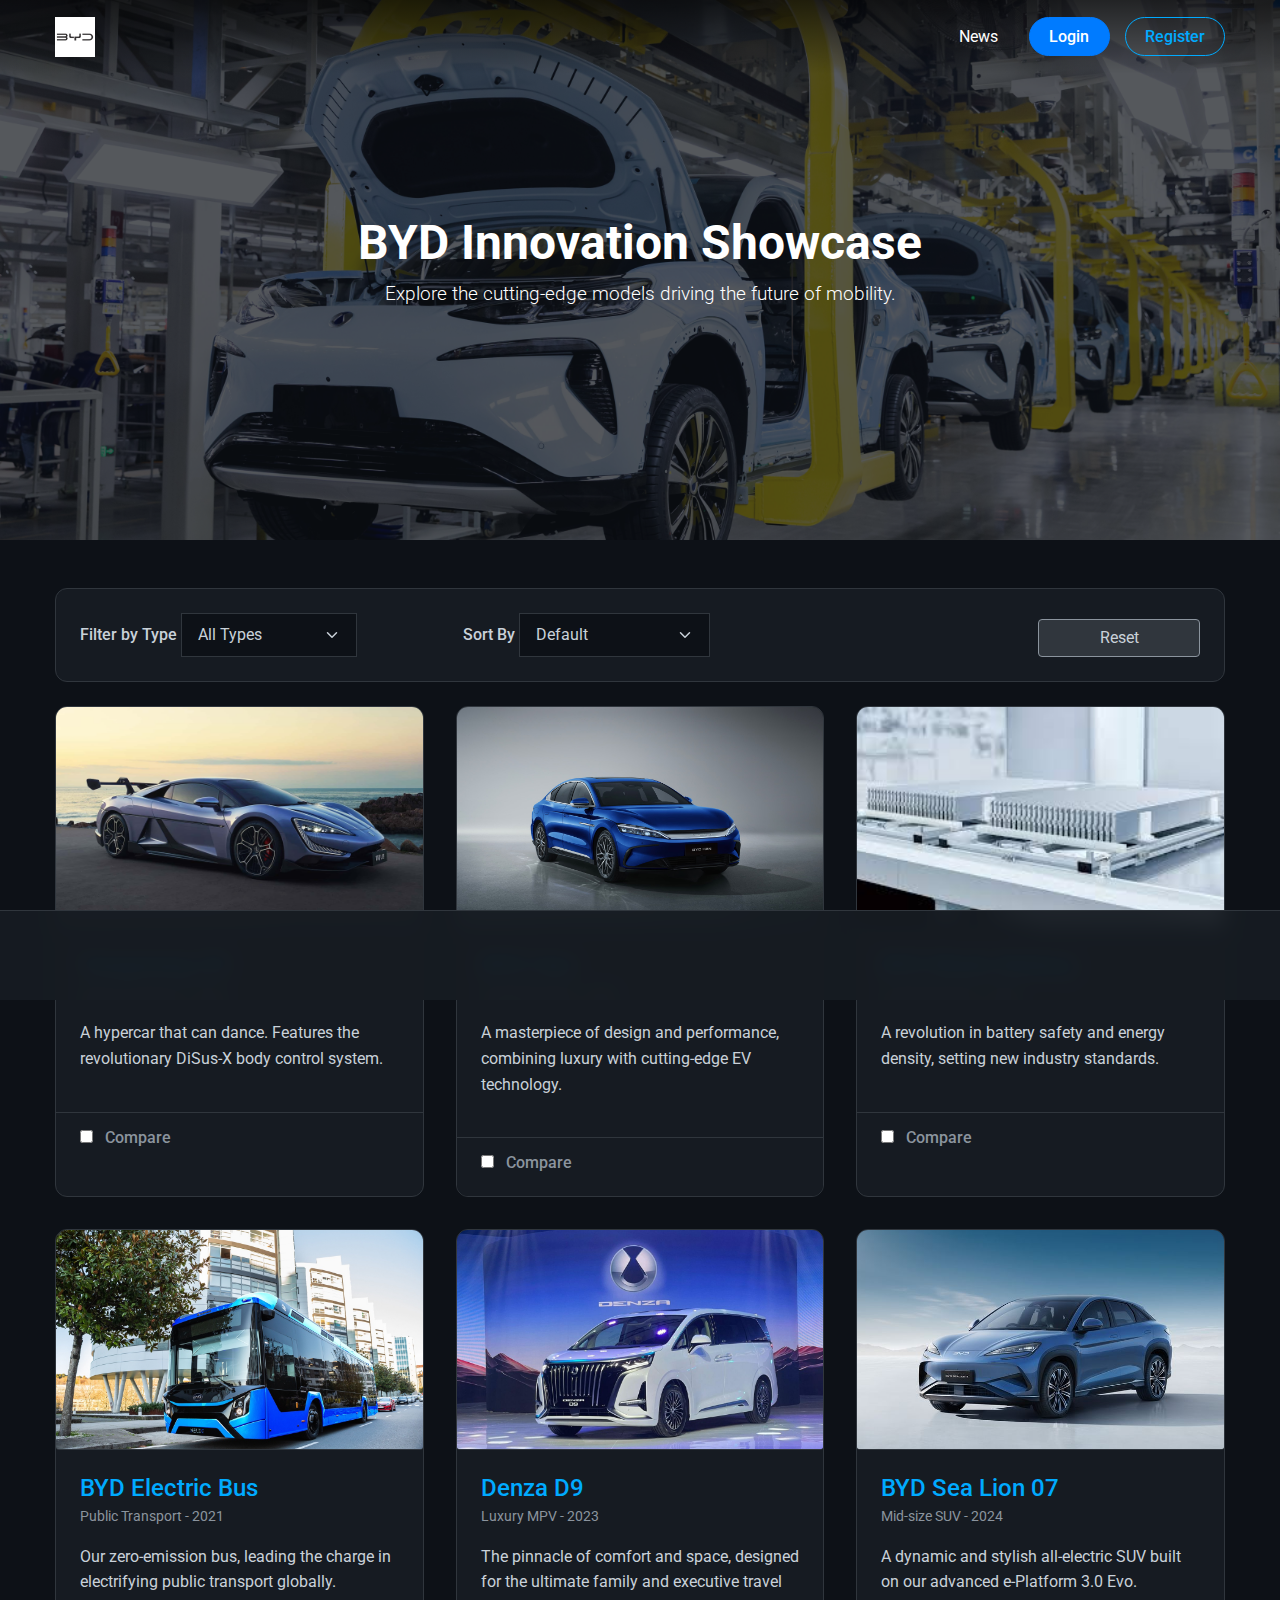
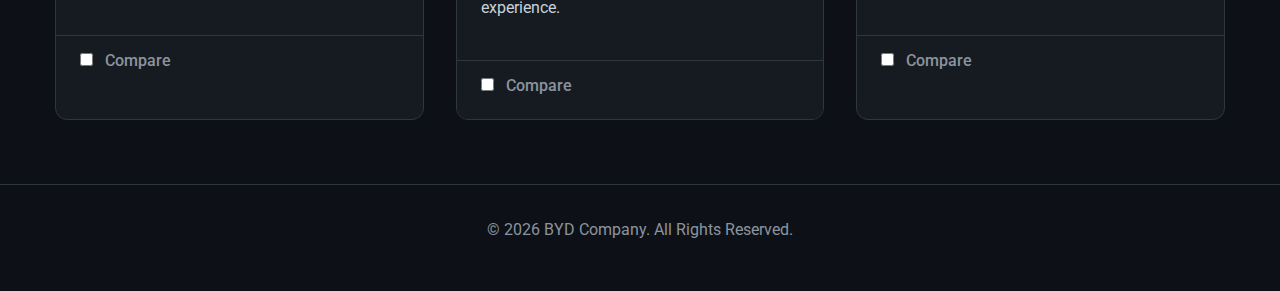
<file: index.html>
<!DOCTYPE html>
<html lang="en">
<head>
    <meta charset="UTF-8">
    <meta name="viewport" content="width=device-width, initial-scale=1.0">
    <title>BYD Showcase</title>
    <link rel="stylesheet" href="css/bootstrap.min.css">
    <link rel="stylesheet" href="fontawesome/css/fontawesome-all.min.css">
    <link rel="stylesheet" href="css/style.css">
</head>
<body>

    <header>
        <div class="container header-content">
            <div class="logo">
                <img src="img/byd-logo.png" alt="BYD Logo">
            </div>
            <nav id="main-nav">
                <!-- Nav items will be generated by JS -->
            </nav>
        </div>
    </header>

    <section class="hero">
        <div class="hero-content">
            <h1>BYD Innovation Showcase</h1>
            <p>Explore the cutting-edge models driving the future of mobility.</p>
        </div>
    </section>

    <main class="container">
    
        <section class="filter-controls-container mb-4">
            <div class="row align-items-end">
                <!-- Adjusted columns to make space for the new button -->
                <div class="col-md-4">
                    <label for="filter-type" class="form-label">Filter by Type</label>
                    <select id="filter-type" class="form-select">
                        <option value="all" selected>All Types</option>
                        <!-- Options will be generated by JS -->
                    </select>
                </div>
                <div class="col-md-4">
                    <label for="sort-by" class="form-label">Sort By</label>
                    <select id="sort-by" class="form-select">
                        <option value="default" selected>Default</option>
                        <option value="name-asc">Name (A-Z)</option>
                        <option value="year-desc">Year (Newest First)</option>
                        <option value="year-asc">Year (Oldest First)</option>
                    </select>
                </div>
                <!-- NEW: "My Favorites" button for logged-in users -->
                <div class="col-md-2 d-grid">
                    <button id="show-favorites-btn" class="btn btn-info" style="display: none;">My Favorites</button>
                </div>
                <div class="col-md-2 d-grid">
                    <button id="reset-filters-btn" class="btn btn-secondary">Reset</button>
                </div>
            </div>
        </section>
    
        <div id="main-car-grid" class="car-grid">
            <!-- Car models will be loaded here by JavaScript -->
        </div>
    </main>
    
    <!-- ======================================================= -->
    <!-- NEW: CAR DETAIL & COMMENTS MODAL                        -->
    <!-- This is the pop-up window that will be shown.         -->
    <!-- ======================================================= -->
    <div class="modal fade" id="carDetailModal" tabindex="-1" aria-labelledby="carDetailModalLabel" aria-hidden="true">
        <div class="modal-dialog modal-lg modal-dialog-centered">
            <div class="modal-content">
                <div class="modal-header">
                    <h5 class="modal-title" id="carDetailModalLabel">Car Details</h5>
                    <button type="button" class="btn-close" data-bs-dismiss="modal" aria-label="Close"></button>
                </div>
                <div class="modal-body">
                    <!-- Car details will be dynamically injected here by JS -->
                    <div id="modal-car-content"></div>

                    <hr>

                    <!-- Comments Section -->
                    <h4>Comments</h4>
                    <div id="modal-comments-list" class="mb-3">
                        <!-- Comments will be listed here -->
                        <p>No comments yet. Be the first to share your thoughts!</p>
                    </div>

                    <!-- Add Comment Form (only for logged-in users) -->
                    <div id="modal-comment-form-container">
                        <!-- The form will be injected here if the user is logged in -->
                    </div>
                </div>
            </div>
        </div>
    </div>
    <div id="compare-bar-container"></div>



    <footer>
        <p>© <span id="current-year"></span> BYD Company. All Rights Reserved.</p>
    </footer>

    <!-- Make sure to include Bootstrap's JS for the modal to work -->
    <!-- If you don't have it, add this line BEFORE your app.js script tag -->
    <script src="https://cdn.jsdelivr.net/npm/bootstrap@5.1.3/dist/js/bootstrap.bundle.min.js"></script>
    <script src="js/app.js"></script>
</body>
<html></html>
</file>
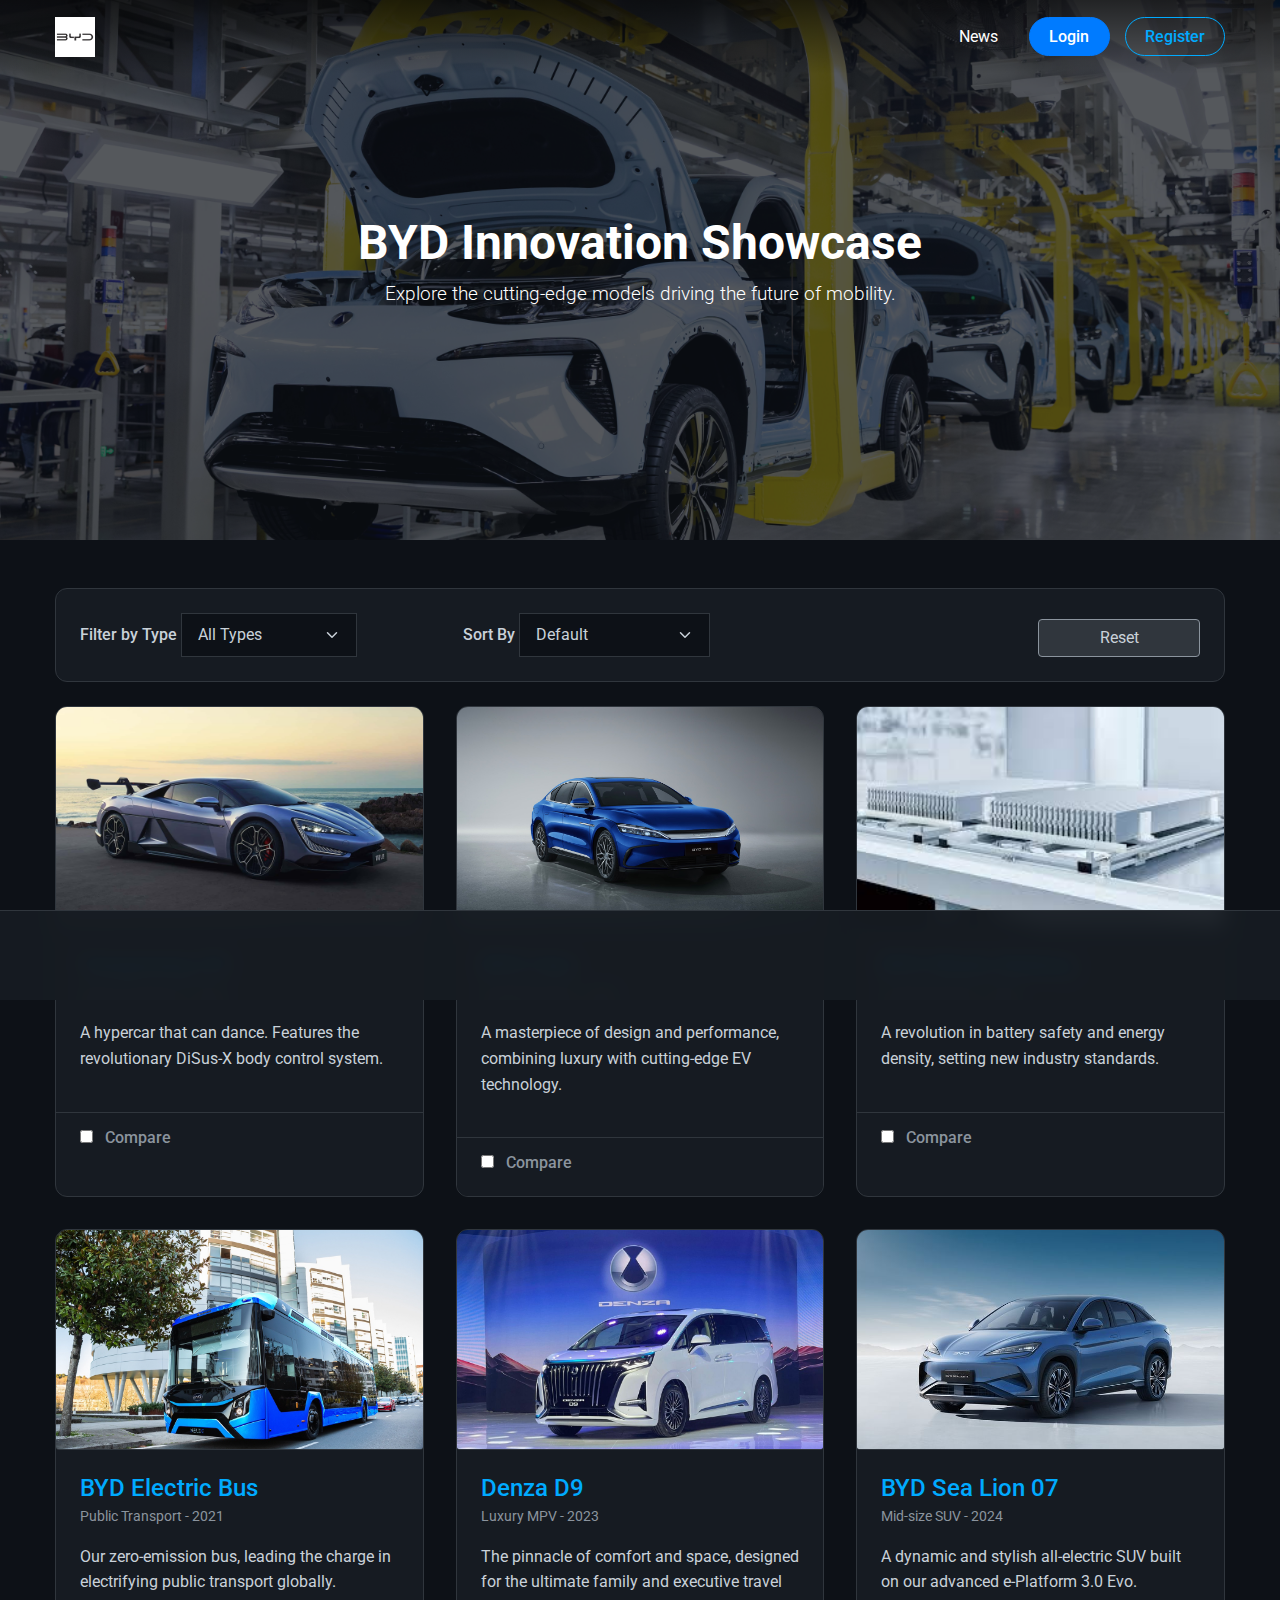
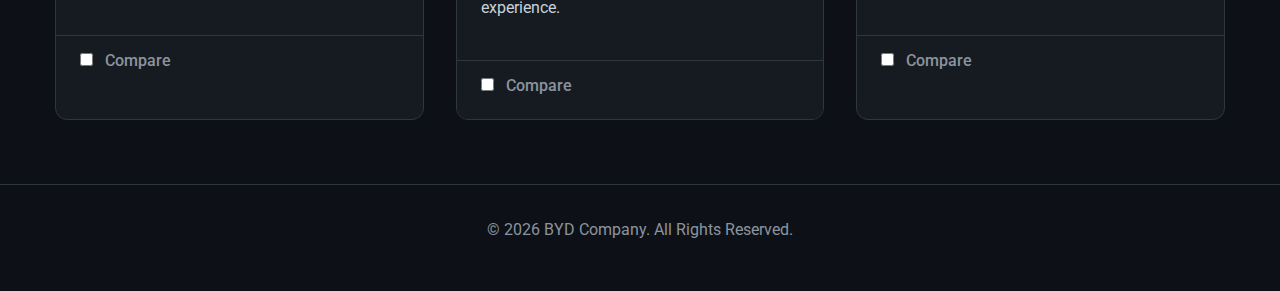
<file: admin.html>
<!DOCTYPE html>
<html lang="en">
<head>
    <meta charset="UTF-8">
    <meta name="viewport" content="width=device-width, initial-scale=1.0">
    <title>BYD Admin Dashboard</title>
    <link rel="stylesheet" href="css/bootstrap.min.css">
    <link rel="stylesheet" href="fontawesome/css/fontawesome-all.min.css">
    <!-- CONFIRMED CORRECT PATH -->
    <link rel="stylesheet" href="css/admin-style.css">
</head>
<body>

    <div class="admin-wrapper">
        <!-- ===== Sidebar ===== -->
        <aside class="sidebar">
            <div class="sidebar-logo">
                <img src="img/byd-logo.png" alt="BYD Logo">
                <span>BYD Admin</span>
            </div>

            <div class="sidebar-user">
                <img src="img/admin.png" alt="User Avatar" class="avatar">
                <div class="user-info">
                    <span class="username">Admin</span>
                    <span class="status">Online</span>
                </div>
            </div>

            <nav class="sidebar-nav">
                <p class="nav-heading">General</p>
                <ul>
                    <li><a href="#" class="active"><i class="fas fa-tachometer-alt"></i> Dashboard</a></li>
                    <li><a href="index.html"><i class="fas fa-globe"></i> View Public Site</a></li>
                </ul>
            </nav>
        </aside>

        <!-- ===== Main Content ===== -->
        <div class="main-content">
            <header class="main-header">
                <div class="header-title">
                    <h2>Dashboard</h2>
                </div>
                <div class="header-user-profile">
                    <div class="dropdown">
                         <button class="btn dropdown-toggle" type="button" id="userDropdown">
                             <img src="img/admin.png" alt="User Avatar" class="avatar-sm">
                             <span class="username">Admin</span>
                         </button>
                         <div class="dropdown-menu" id="user-menu">
                            <button id="logout-btn" class="dropdown-item">Logout</button>
                         </div>
                    </div>
                </div>
            </header>

            <main class="content-body">
                <!-- Add/Edit Form Card -->
                <div class="content-card">
                    <h3 id="form-title">Add New Car Model</h3>
                    <form id="car-form">
                        <input type="hidden" id="car-id">
                        <div class="row">
                            <div class="col-md-6">
                                <div class="form-group">
                                    <label for="car-name">Model Name</label>
                                    <input type="text" id="car-name" class="form-control" required>
                                </div>
                            </div>
                            <div class="col-md-6">
                                <div class="form-group">
                                    <label for="car-type">Vehicle Type (e.g., Sedan, SUV)</label>
                                    <input type="text" id="car-type" class="form-control" required>
                                </div>
                            </div>
                        </div>
                        <div class="row">
                             <div class="col-md-6">
                                <div class="form-group">
                                    <label for="car-year">Year</label>
                                    <input type="number" id="car-year" class="form-control" required>
                                </div>
                            </div>
                            <div class="col-md-6">
                                <div class="form-group">
                                    <label for="car-image">Image URL (e.g., img/car1.jpg)</label>
                                    <input type="text" id="car-image" class="form-control" required>
                                </div>
                            </div>
                        </div>
                        <div class="form-group">
                            <label for="car-description">Description</label>
                            <textarea id="car-description" class="form-control" rows="3" required></textarea>
                        </div>
                        <div class="form-buttons">
                            <button type="submit" class="btn btn-primary">Save Model</button>
                            <button type="button" id="cancel-edit-btn" class="btn btn-secondary" style="display: none;">Cancel Edit</button>
                        </div>
                    </form>
                </div>

                <!-- Management Table Card -->
                <div class="content-card">
                    <h3>Manage Existing Models</h3>
                    <div class="table-responsive">
                        <table class="table table-hover">
                            <thead>
                                <tr>
                                    <th>Image</th>
                                    <th>Model Name</th>
                                    <th>Year</th>
                                    <th>Actions</th>
                                </tr>
                            </thead>
                            <tbody id="admin-car-table-body">
                                <!-- Rows will be generated by JavaScript -->
                            </tbody>
                        </table>
                    </div>
                </div>
                <!-- NEW: News Management Section -->
                <div class="content-card">
                    <h3 id="news-section-title">Manage News Articles</h3>
                    <div class="table-responsive">
                        <table class="table table-hover">
                            <thead>
                                <tr>
                                    <th>Title</th>
                                    <th>Date</th>
                                    <th>Actions</th>
                                </tr>
                            </thead>
                            <tbody id="admin-news-table-body">
                                <!-- News rows will be generated by JS -->
                            </tbody>
                        </table>
                    </div>
                </div>

                <div class="content-card">
                    <h3 id="news-form-title">Add New Article</h3>
                    <form id="news-form">
                        <input type="hidden" id="news-id">
                        <div class="form-group">
                            <label for="news-title">Article Title</label>
                            <input type="text" id="news-title" class="form-control" required>
                        </div>
                        <div class="row mt-3">
                            <div class="col-md-6">
                                <div class="form-group">
                                    <label for="news-image">Image URL</label>
                                    <input type="text" id="news-image" class="form-control" required>
                                </div>
                            </div>
                            <div class="col-md-6">
                                <div class="form-group">
                                    <label for="news-author">Author</label>
                                    <input type="text" id="news-author" class="form-control" required>
                                </div>
                            </div>
                        </div>
                        <div class="form-group mt-3">
                            <label for="news-content">Content</label>
                            <textarea id="news-content" class="form-control" rows="6" required></textarea>
                        </div>
                        <div class="form-buttons mt-3">
                            <button type="submit" class="btn btn-primary">Save Article</button>
                            <button type="button" id="cancel-news-edit-btn" class="btn btn-secondary" style="display: none;">Cancel Edit</button>
                        </div>
                    </form>
                </div>
            </main>
        </div>
    </div>

    <script src="js/app.js"></script>
</body>
</html>
</file>
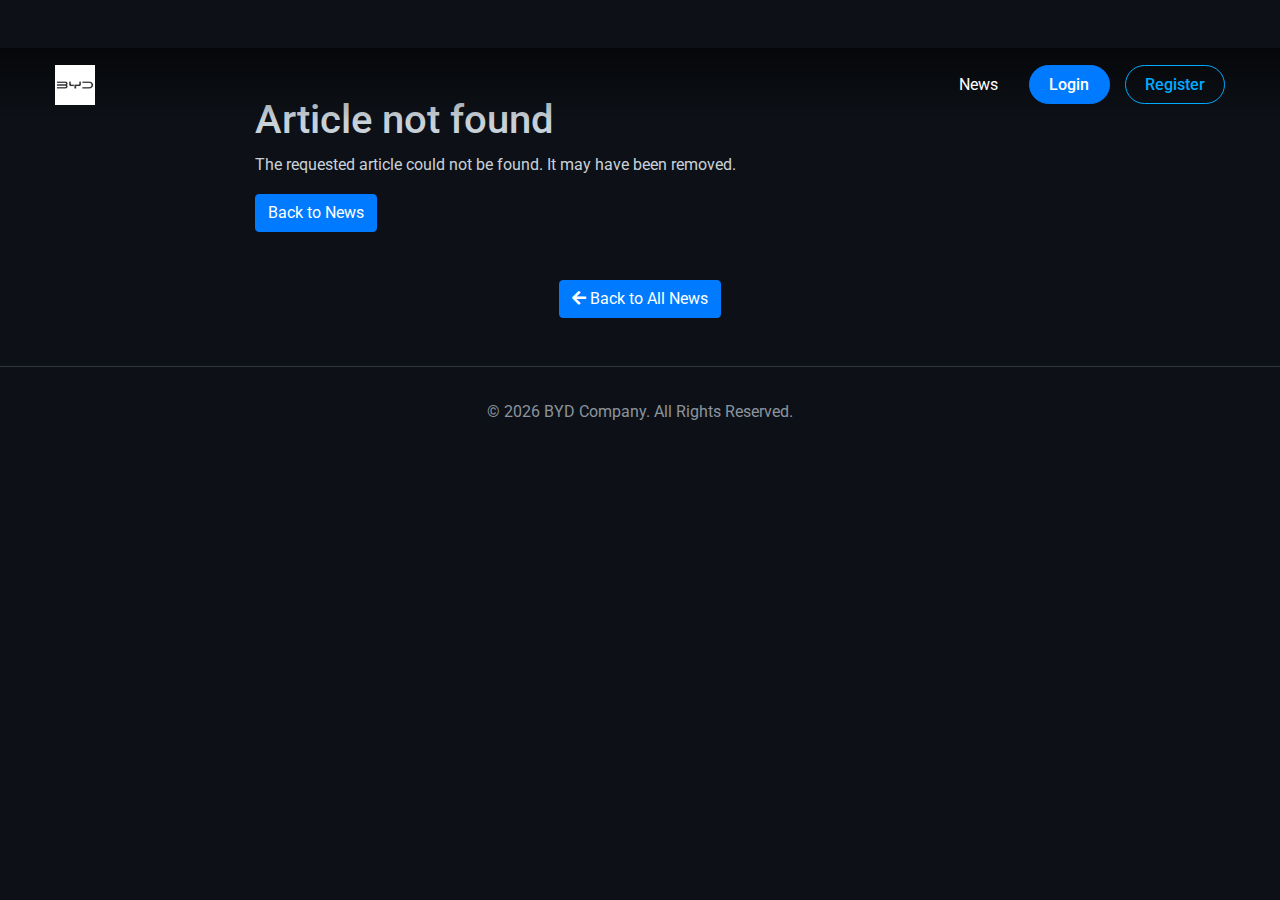
<file: article.html>
<!DOCTYPE html>
<html lang="en">
<head>
    <meta charset="UTF-8">
    <meta name="viewport" content="width=device-width, initial-scale=1.0">
    <title>BYD Showcase</title>
    <link rel="stylesheet" href="css/bootstrap.min.css">
    <link rel="stylesheet" href="fontawesome/css/fontawesome-all.min.css">
    <link rel="stylesheet" href="css/style.css">
</head>
<body class="article-page-wrapper">

    <header>
        <div class="container header-content">
            <div class="logo">
                <a href="index.html"><img src="img/byd-logo.png" alt="BYD Logo"></a>
            </div>
            <nav id="main-nav">
                <!-- Nav items will be generated by JS -->
            </nav>
        </div>
    </header>

    <main class="container mt-5">
        <div class="row justify-content-center">
            <div class="col-lg-8">
                <div id="article-content">
                    <!-- Full article content will be injected here by JS -->
                </div>
                <div class="mt-5 text-center">
                    <a href="news.html" class="btn btn-primary">
                        <i class="fas fa-arrow-left me-2"></i>
                        Back to All News
                    </a>
                </div>
            </div>
        </div>
    </main>
    
    <footer class="mt-5">
        <p>© <span id="current-year"></span> BYD Company. All Rights Reserved.</p>
    </footer>

    <script src="https://cdn.jsdelivr.net/npm/bootstrap@5.1.3/dist/js/bootstrap.bundle.min.js"></script>
    <script src="js/app.js"></script>
</body>
</html>
</file>
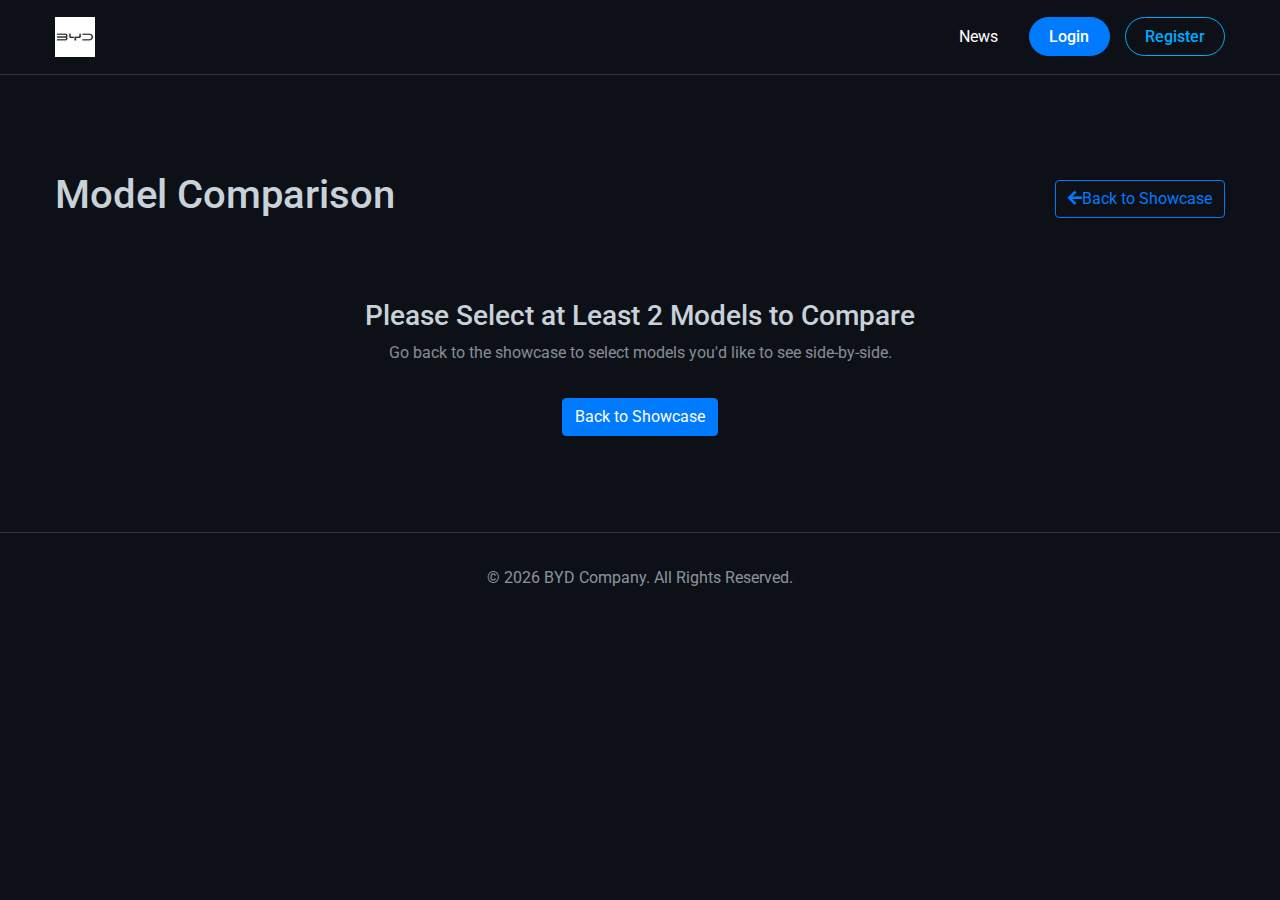
<file: compare.html>
<!DOCTYPE html>
<html lang="en">
<head>
    <meta charset="UTF-8">
    <meta name="viewport" content="width=device-width, initial-scale=1.0">
    <title>Compare Models - BYD Showcase</title>
    <link rel="stylesheet" href="css/bootstrap.min.css">
    <link rel="stylesheet" href="fontawesome/css/fontawesome-all.min.css">
    <link rel="stylesheet" href="css/style.css">
</head>
<!-- MODIFIED: Added a class for page-specific styling -->
<body class="page-compare">

    <header>
        <div class="container header-content">
            <div class="logo">
                <a href="index.html"><img src="img/byd-logo.png" alt="BYD Logo"></a>
            </div>
            <nav id="main-nav">
                <!-- Nav items will be generated by JS -->
            </nav>
        </div>
    </header>

    <main class="container mt-5">
        <div class="d-flex justify-content-between align-items-center mb-4">
            <h1>Model Comparison</h1>
            <a href="index.html" class="btn btn-outline-primary"><i class="fas fa-arrow-left me-2"></i>Back to Showcase</a>
        </div>
        
        <div id="comparison-table-container">
            <!-- The comparison table will be generated by JS -->
            <p>Loading comparison...</p>
        </div>

        <div class="text-center mt-4">
             <button id="clear-comparison-btn" class="btn btn-danger">Clear Comparison</button>
        </div>
    </main>
    
    <footer class="mt-5">
        <p>© <span id="current-year"></span> BYD Company. All Rights Reserved.</p>
    </footer>

    <script src="https://cdn.jsdelivr.net/npm/bootstrap@5.1.3/dist/js/bootstrap.bundle.min.js"></script>
    <script src="js/app.js"></script>
</body>
</html>
</file>
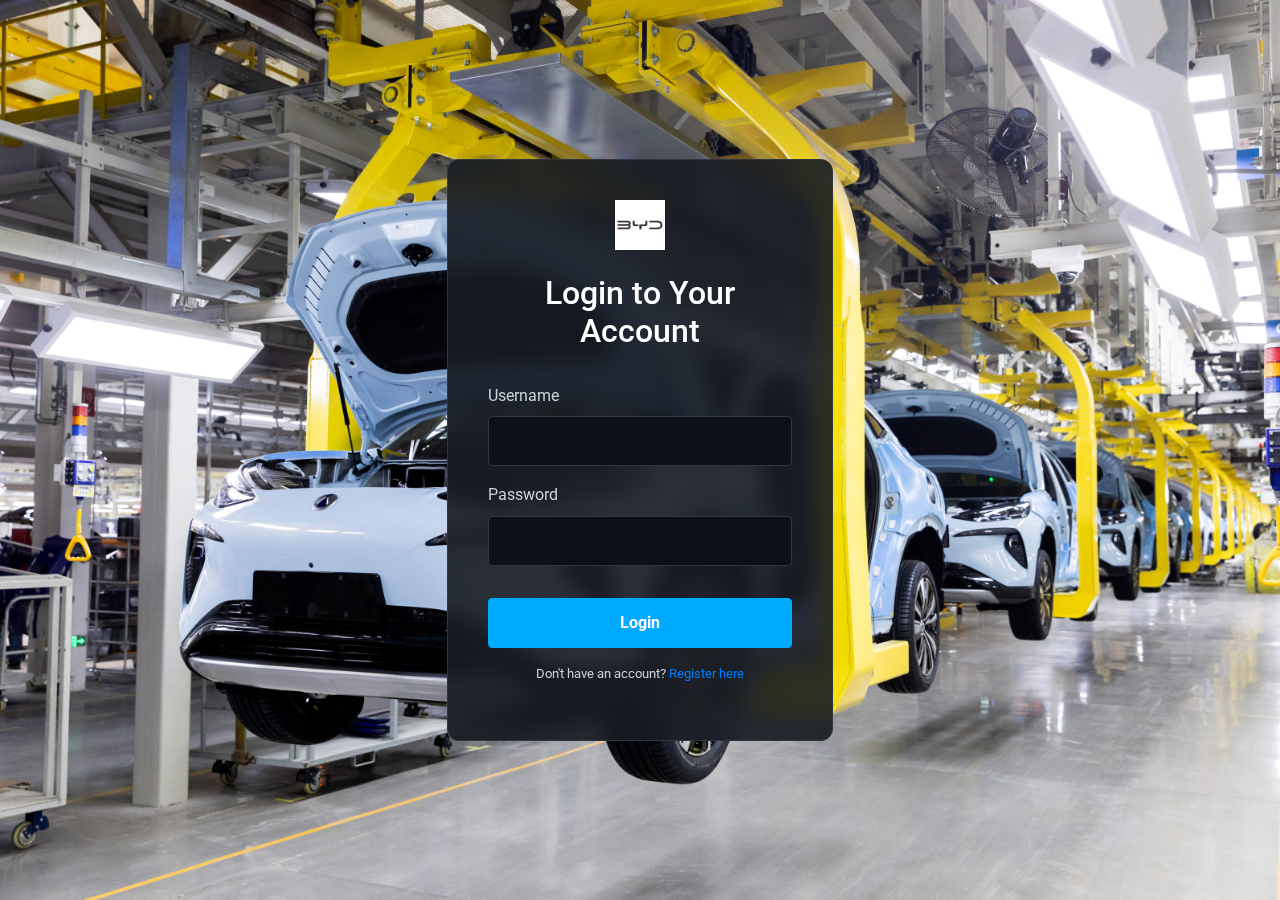
<file: login.html>
<!DOCTYPE html>
<html lang="en">
<head>
    <meta charset="UTF-8">
    <meta name="viewport" content="width=device-width, initial-scale=1.0">
    <title>Login - BYD Showcase</title>
    <link rel="stylesheet" href="css/bootstrap.min.css">
    <link rel="stylesheet" href="css/style.css"> <!-- We reuse the main style for consistency -->
</head>
<body class="login-page-body">

    <div class="login-container">
        <div class="login-box">
            <div class="login-logo">
                <a href="index.html"><img src="img/byd-logo.png" alt="BYD Logo"></a>
            </div>
            <h2>Login to Your Account</h2>
            <form id="login-form">
                <div class="form-group">
                    <label for="username">Username</label>
                    <input type="text" id="username" class="form-control" required autocomplete="username">
                </div>
                <div class="form-group">
                    <label for="password">Password</label>
                    <input type="password" id="password" class="form-control" required autocomplete="current-password">
                </div>
                <button type="submit" class="btn btn-primary w-100 mt-3">Login</button>
                <p class="small mt-3 text-center">Don't have an account? <a href="register.html">Register here</a></p>
            </form>
        </div>
    </div>

    <!-- We need the JS to handle the form submission -->
    <script src="js/app.js"></script>
</body>
</html>
</file>
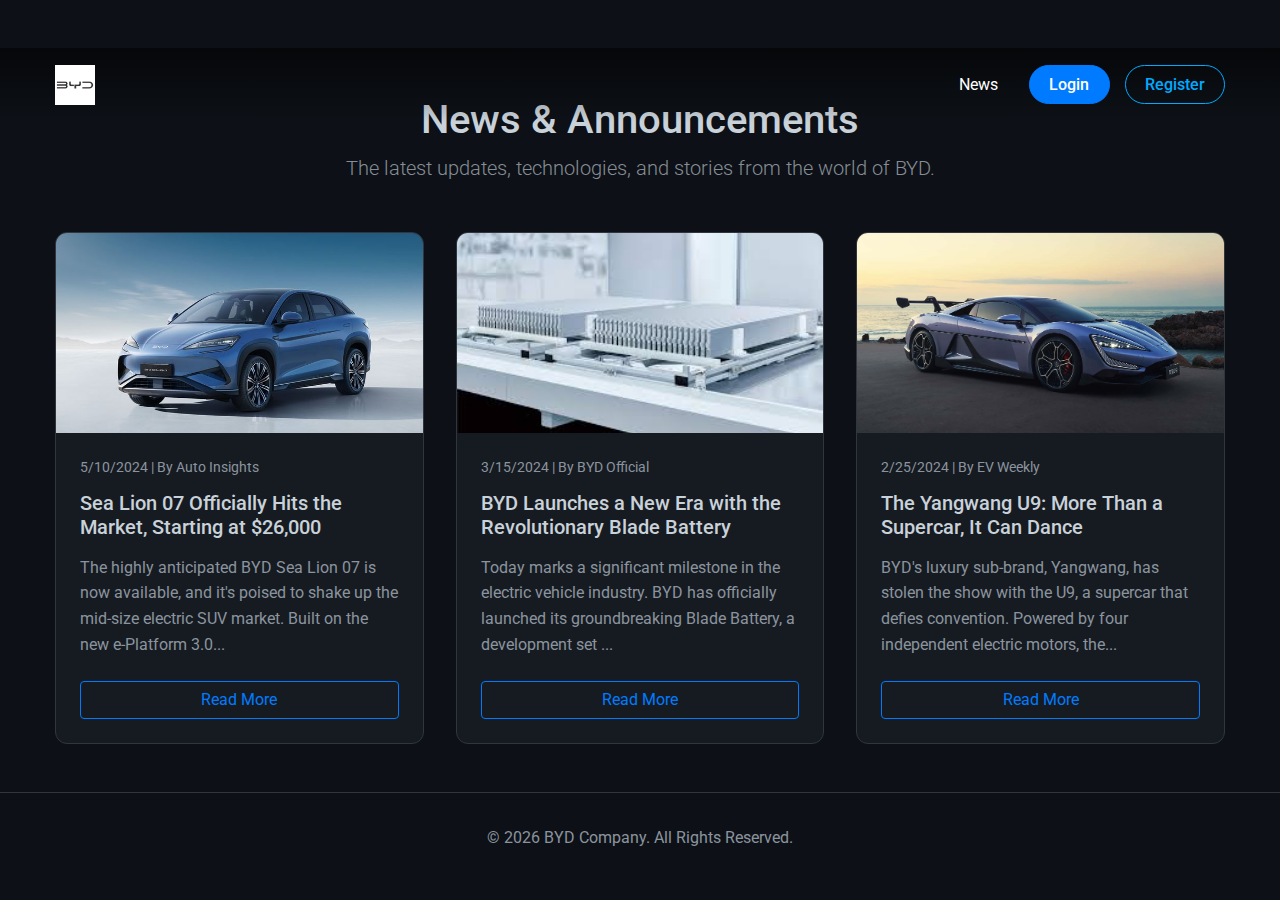
<file: news.html>
<!DOCTYPE html>
<html lang="en">
<head>
    <meta charset="UTF-8">
    <meta name="viewport" content="width=device-width, initial-scale=1.0">
    <title>News & Announcements - BYD Showcase</title>
    <link rel="stylesheet" href="css/bootstrap.min.css">
    <link rel="stylesheet" href="fontawesome/css/fontawesome-all.min.css">
    <link rel="stylesheet" href="css/style.css">
</head>
<body class="news-page-wrapper">

    <header>
        <div class="container header-content">
            <div class="logo">
                <a href="index.html"><img src="img/byd-logo.png" alt="BYD Logo"></a>
            </div>
            <nav id="main-nav">
                <!-- Nav items will be generated by JS -->
            </nav>
        </div>
    </header>

    <main class="container mt-5">
        <div class="text-center mb-5">
            <h1>News & Announcements</h1>
            <p class="lead text-muted">The latest updates, technologies, and stories from the world of BYD.</p>
        </div>
        
        <div id="news-grid" class="news-grid">
            <!-- News articles will be loaded here by JavaScript -->
        </div>
    </main>
    
    <footer class="mt-5">
        <p>© <span id="current-year"></span> BYD Company. All Rights Reserved.</p>
    </footer>

    <script src="https://cdn.jsdelivr.net/npm/bootstrap@5.1.3/dist/js/bootstrap.bundle.min.js"></script>
    <script src="js/app.js"></script>
</body>
</html>
</file>
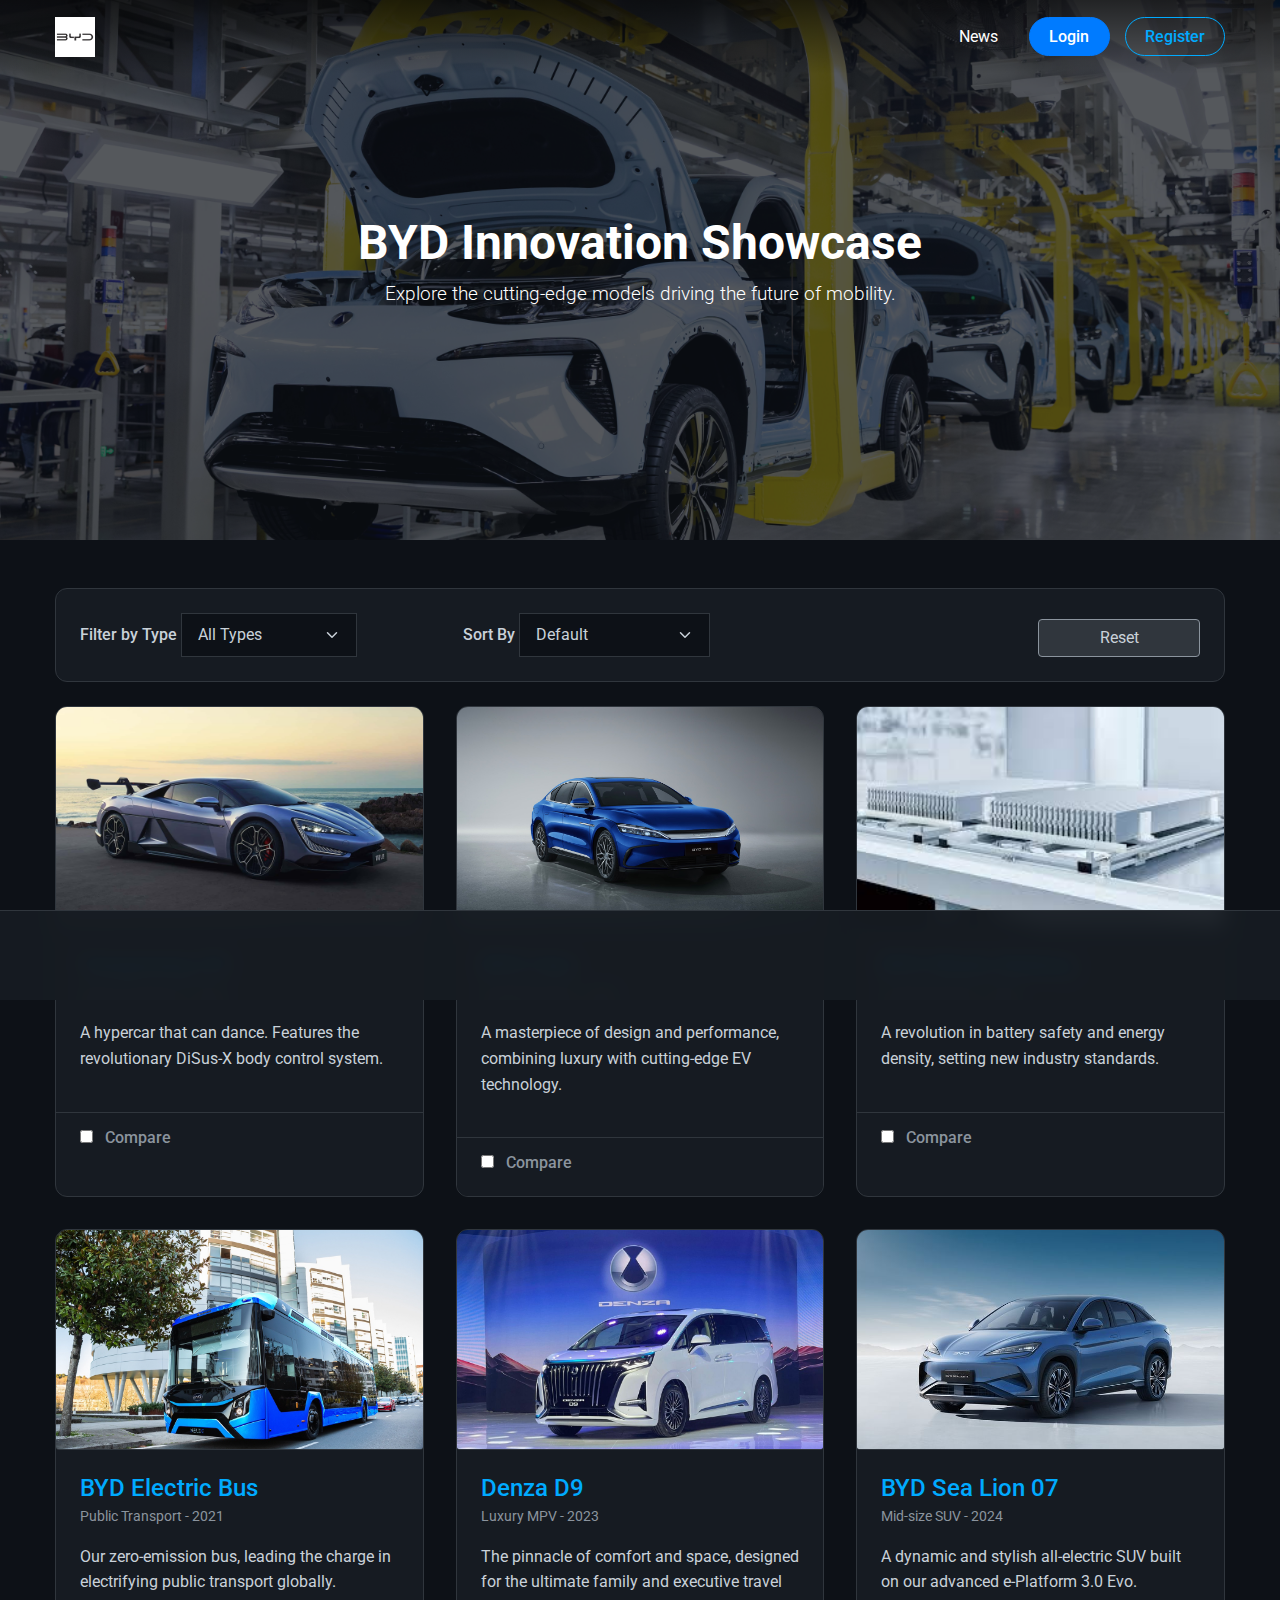
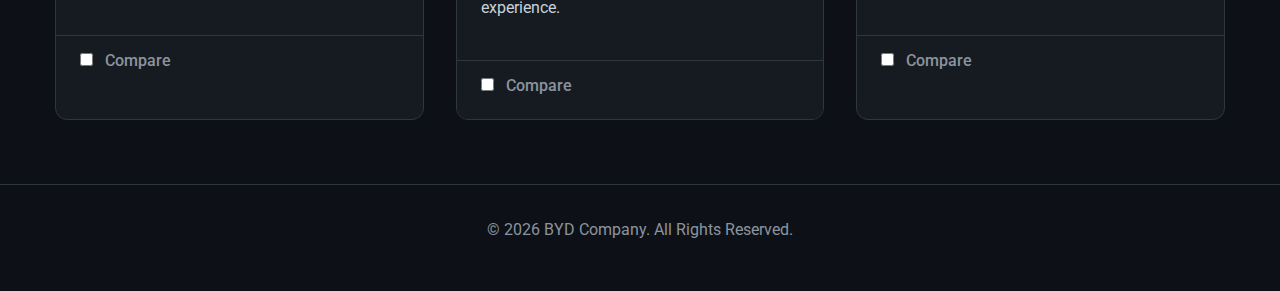
<file: profile.html>
<!DOCTYPE html>
<html lang="en">
<head>
    <meta charset="UTF-8">
    <meta name="viewport" content="width=device-width, initial-scale=1.0">
    <title>My Profile - BYD Showcase</title>
    <link rel="stylesheet" href="css/bootstrap.min.css">
    <link rel="stylesheet" href="fontawesome/css/fontawesome-all.min.css">
    <link rel="stylesheet" href="css/style.css">
</head>
<body>

    <header>
        <div class="container header-content">
            <div class="logo">
                <a href="index.html"><img src="img/byd-logo.png" alt="BYD Logo"></a>
            </div>
            <nav id="main-nav">
                <!-- Nav items will be generated by JS -->
            </nav>
        </div>
    </header>

    <!-- Use a unique wrapper class to target this page's logic in JS -->
    <main class="container profile-page-wrapper mt-5">

        <div class="profile-header mb-5">
            <i class="fas fa-user-circle profile-icon"></i>
            <div>
                <h1>My Profile</h1>
                <p class="text-muted">Welcome, <span id="profile-username">User</span>! Manage your account and activity.</p>
            </div>
        </div>
    
        <div class="row g-5"> <!-- g-5 adds a larger gap between columns -->
            <!-- Column 1: Account Management & Danger Zone -->
            <div class="col-lg-5">
    
                <!-- Card 1: Account Management -->
                <section class="profile-section mb-5">
                    <h2><i class="fas fa-key me-2"></i>Account Management</h2>
                    <form id="change-password-form">
                        <fieldset>
                            <legend class="h5 visually-hidden">Change Password</legend>
                            <div class="mb-3">
                                <label for="current-password" class="form-label">Current Password</label>
                                <input type="password" id="current-password" class="form-control" required>
                            </div>
                            <div class="mb-3">
                                <label for="new-password" class="form-label">New Password</label>
                                <input type="password" id="new-password" class="form-control" required minlength="4">
                            </div>
                            <div class="mb-3">
                                <label for="confirm-new-password" class="form-label">Confirm New Password</label>
                                <input type="password" id="confirm-new-password" class="form-control" required>
                            </div>
                            <button type="submit" class="btn btn-success w-100">Update Password</button>
                        </fieldset>
                    </form>
                </section>
    
                <!-- Card 2: Danger Zone -->
                <section class="profile-section" id="danger-zone-section" hidden>
                    <div class="card bg-danger-soft">
                        <div class="card-body">
                            <h5 class="card-title text-danger">Danger Zone</h5>
                            <p class="card-text">
                                Deleting your account is a permanent action and cannot be undone.
                                All your data will be removed.
                            </p>
                            <button id="delete-account-btn" class="btn btn-danger">Delete My Account</button>
                        </div>
                    </div>
                </section>
    
            </div>
    
            <!-- Column 2: User Activity (Comments & Favorites) -->
            <div class="col-lg-7">
    
                <!-- Card 3: My Comments -->
                <section class="profile-section mb-5">
                    <h2><i class="fas fa-comments me-2"></i>My Comments</h2>
                    <div id="my-comments-list" class="activity-list">
                        <p>You haven't posted any comments yet.</p>
                    </div>
                </section>
    
                <!-- Card 4: My Favorite Models -->
                <section class="profile-section">
                    <h2 class="mb-4"><i class="fas fa-heart me-2"></i>My Favorite Models</h2>
                    <div id="favorites-grid" class="car-grid">
                        <!-- Favorite cars will be loaded here by JavaScript -->
                    </div>
                </section>
    
            </div>
        </div>
    
    </main>
    
    
    <footer>
        <p>© <span id="current-year"></span> BYD Company. All Rights Reserved.</p>
    </footer>

    <!-- Bootstrap and App JS -->
    <script src="https://cdn.jsdelivr.net/npm/bootstrap@5.1.3/dist/js/bootstrap.bundle.min.js"></script>
    <script src="js/app.js"></script>
</body>
</html>
</file>
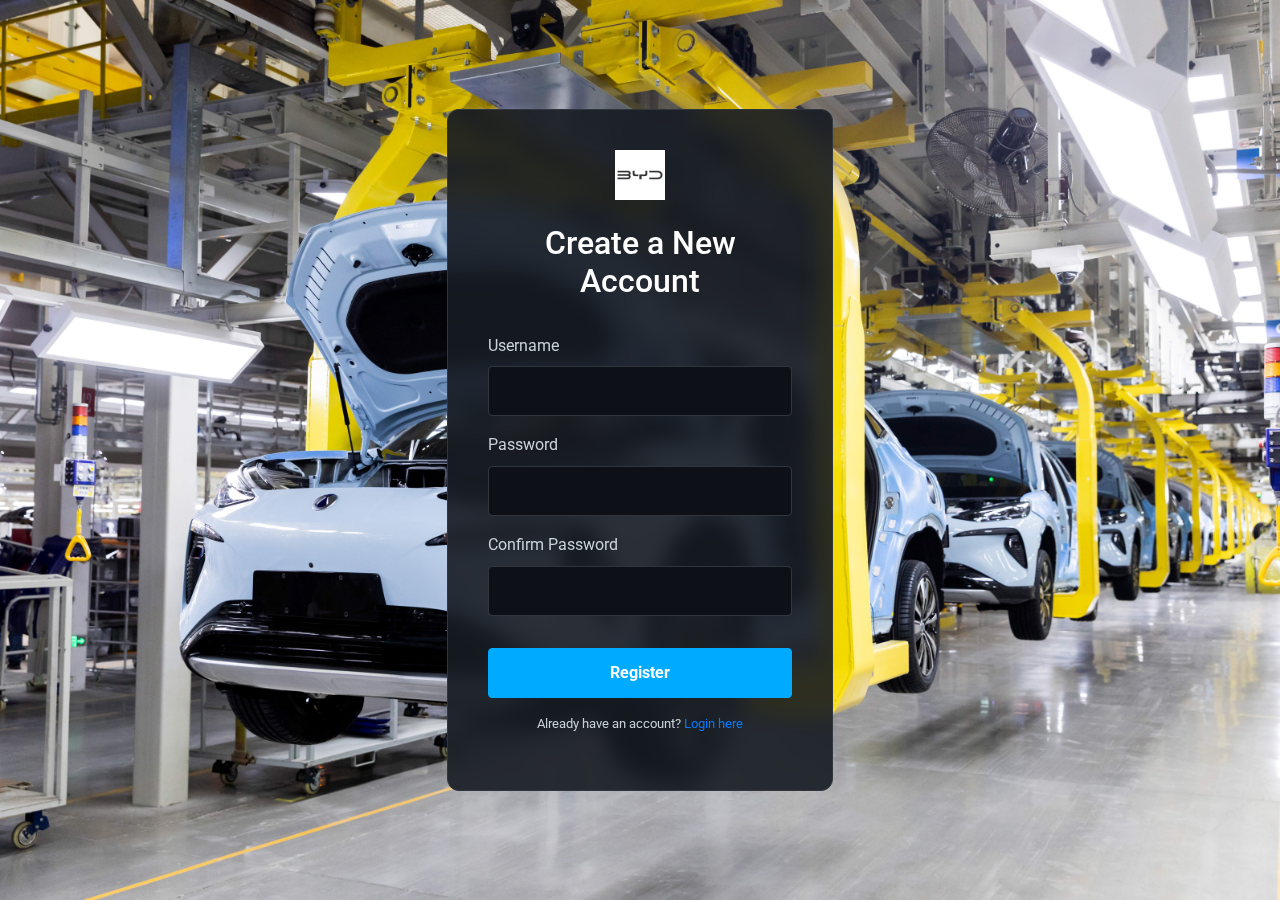
<file: register.html>
<!DOCTYPE html>
<html lang="en">
<head>
    <meta charset="UTF-8">
    <meta name="viewport" content="width=device-width, initial-scale=1.0">
    <title>Register - BYD Showcase</title>
    <link rel="stylesheet" href="css/bootstrap.min.css">
    <link rel="stylesheet" href="css/style.css"> 
</head>
<body class="login-page-body">

    <div class="login-container">
        <div class="login-box">
            <div class="login-logo">
                <a href="index.html"><img src="img/byd-logo.png" alt="BYD Logo"></a>
            </div>
            <h2>Create a New Account</h2>
            <form id="register-form">
                <div class="form-group">
                    <label for="register-username">Username</label>
                    <input type="text" id="register-username" class="form-control" required autocomplete="username">
                </div>
                <div class="form-group">
                    <label for="register-password">Password</label>
                    <input type="password" id="register-password" class="form-control" required autocomplete="new-password">
                </div>
                <div class="form-group">
                    <label for="confirm-password">Confirm Password</label>
                    <input type="password" id="confirm-password" class="form-control" required autocomplete="new-password">
                </div>
                <button type="submit" class="btn btn-primary w-100 mt-3">Register</button>
                <p class="small mt-3 text-center">Already have an account? <a href="login.html">Login here</a></p>
            </form>
        </div>
    </div>

    <!-- We need the JS to handle the form submission -->
    <script src="js/app.js"></script>
</body>
</html>
</file>
<file: css/style.css>
/* Google Font */
@import url('https://fonts.googleapis.com/css2?family=Roboto:wght@300;400;500;700&display=swap');

/* --- General Body and Theming --- */
body {
    background-color: #0d1117; /* Very dark blue, almost black */
    color: #c9d1d9; /* Light grey for text */
    font-family: 'Roboto', sans-serif;
    line-height: 1.6;
}

.container {
    max-width: 1200px;
}

/* --- Header --- */
header {
    position: absolute; /* Sits on top of the hero */
    width: 100%;
    z-index: 10;
    padding: 1rem 0;
    background: linear-gradient(to bottom, rgba(0,0,0,0.6), transparent);
}

.header-content {
    display: flex;
    justify-content: space-between;
    align-items: center;
}

.logo img {
    height: 40px;
}

#main-nav {
    display: flex;
    align-items: center;
    gap: 15px;
}
#main-nav span {
    font-weight: 500;
}
#main-nav .btn {
    padding: 0.4rem 1.2rem;
    font-weight: 500;
    border-radius: 20px;
}

body.page-compare header,
body.page-profile header,
body.page-admin header,
body.page-login header {
    position: static; /* Not absolute on top of content */
    background: #0d1117; /* Solid dark background */
    border-bottom: 1px solid #30363d;
}

/* --- NEW Hero Section --- */
.hero {
    height: 60vh;
    background-image: url('../img/byd-factory.jpg'); /* Use a cool background image */
    background-size: cover;
    background-position: center;
    position: relative;
    display: flex;
    align-items: center;
    justify-content: center;
    text-align: center;
    color: #fff;
}
.hero::after { /* Dark overlay for text readability */
    content: '';
    position: absolute;
    top: 0;
    left: 0;
    width: 100%;
    height: 100%;
    background-color: rgba(13, 17, 23, 0.7);
}

.hero-content {
    position: relative;
    z-index: 2;
}

.hero h1 {
    font-size: 3rem;
    font-weight: 700;
    margin-bottom: 0.5rem;
}

.hero p {
    font-size: 1.2rem;
    font-weight: 300;
}

/* --- Main Content & Car Grid --- */
main.container {
    padding-top: 3rem; /* Space below the hero section */
}

.car-grid {
    display: grid;
    grid-template-columns: repeat(auto-fill, minmax(320px, 1fr));
    gap: 2rem;
}

.car-card {
    background-color: #161b22; /* Darker card background */
    border: 1px solid #30363d; /* Subtle border */
    border-radius: 12px;
    overflow: hidden;
    transition: transform 0.3s ease, box-shadow 0.3s ease;
}

.car-card:hover {
    transform: translateY(-10px);
    box-shadow: 0 15px 30px rgba(0, 170, 255, 0.1);
    border-color: #00aaff; /* Highlight with a tech-blue on hover */
}

.car-card .card-img {
    width: 100%;
    height: 220px;
    object-fit: cover;
    border-bottom: 1px solid #30363d;
}

.car-card .card-body {
    padding: 1.5rem;
}

.car-card h4 {
    color: #00aaff; /* Tech blue for titles */
    margin-bottom: 0.5rem;
    font-weight: 500;
}

.car-card .card-subtitle {
    color: #8b949e; /* Lighter grey for subtitle */
    margin-bottom: 1rem;
    font-size: 0.9rem;
}

/* --- Modal & Footer --- */
.modal-content {
    background-color: #161b22;
    border: 1px solid #30363d;
}
footer {
    text-align: center;
    margin-top: 4rem;
    padding: 2rem 0;
    border-top: 1px solid #30363d;
    color: #8b949e;
}

/* --- NEW: Login Page Styles --- */
.login-page-body {
    display: flex;
    justify-content: center;
    align-items: center;
    min-height: 100vh;
    background-image: url('../img/byd-factory.jpg'); /* Same bg as hero */
    background-size: cover;
    background-position: center;
}

.login-container {
    width: 100%;
    max-width: 450px;
    padding: 2rem;
}

.login-box {
    background-color: rgba(22, 27, 34, 0.9); /* Translucent dark background */
    padding: 2.5rem;
    border-radius: 12px;
    border: 1px solid #30363d;
    backdrop-filter: blur(10px); /* Frosted glass effect */
}

.login-logo {
    text-align: center;
    margin-bottom: 1.5rem;
}

.login-logo img {
    height: 50px;
}

.login-box h2 {
    text-align: center;
    margin-bottom: 2rem;
    color: #fff;
    font-weight: 500;
}

.login-box .form-control {
    background-color: #0d1117;
    border-color: #30363d;
    color: #c9d1d9;
    padding: 0.75rem 1rem;
}
.login-box .form-control:focus {
    background-color: #0d1117;
    color: #c9d1d9;
    border-color: #00aaff;
    box-shadow: none;
}

.login-box .btn-primary {
    background-color: #00aaff;
    border-color: #00aaff;
    padding: 0.75rem;
    font-weight: 700;
}

/* --- FIXED: Filter Controls Styling --- */
.filter-controls-container {
    background-color: #161b22;
    border: 1px solid #30363d;
    border-radius: 12px;
    padding: 1.5rem;
}

.filter-controls-container .form-label {
    font-weight: 500;
    color: #c9d1d9;
}

.filter-controls-container .form-select {
    /* This block fixes the appearance */
    background-color: #0d1117;
    border-color: #30363d;
    color: #c9d1d9;
    padding: 0.5rem 2.5rem 0.5rem 1rem; /* Adjust padding to make space for arrow */
    -webkit-appearance: none; /* Removes default browser styling on Mac/iOS */
    -moz-appearance: none; /* Removes default browser styling on Firefox */
    appearance: none; /* Removes default browser styling on modern browsers */
    background-image: url("data:image/svg+xml,%3csvg xmlns='http://www.w3.org/2000/svg' viewBox='0 0 16 16'%3e%3cpath fill='none' stroke='%23c9d1d9' stroke-linecap='round' stroke-linejoin='round' stroke-width='2' d='M2 5l6 6 6-6'/%3e%3c/svg%3e");
    background-repeat: no-repeat;
    background-position: right 1rem center;
    background-size: 16px 12px;
}

.filter-controls-container .form-select:focus {
    border-color: #00aaff;
    box-shadow: 0 0 0 0.25rem rgba(0, 170, 255, 0.25);
}

.filter-controls-container .btn-secondary {
    background-color: #30363d;
    border-color: #8b949e;
    color: #c9d1d9;
    width: 100%; /* Ensure button fills its column */
}

.filter-controls-container .btn-secondary:hover {
    background-color: #484f58;
}

/* The heart icon on each card */
.car-card {
    position: relative; /* Needed for positioning the icon */
}

.favorite-icon {
    position: absolute;
    top: 1rem;
    right: 1rem;
    font-size: 1.5rem;
    color: #555; /* Default color for non-favorite */
    background-color: rgba(13, 17, 23, 0.7); /* Dark semi-transparent background */
    padding: 0.5rem;
    border-radius: 50%;
    cursor: pointer;
    transition: color 0.2s, transform 0.2s;
    z-index: 5;
}

.favorite-icon:hover {
    transform: scale(1.2);
}

.favorite-icon.is-favorite {
    color: #e43f5a; /* Bright red/pink for favorited items */
}

/* The "My Favorites" button */
.filter-controls-container .btn-info {
    background-color: #00aaff;
    border-color: #00aaff;
    color: #fff;
    width: 100%;
}

.filter-controls-container .btn-info:hover {
    background-color: #0077b3;
    border-color: #0077b3;
}

/* --- NEW: Style for Register button in header --- */
#main-nav .btn-secondary {
    background-color: transparent;
    border-color: #00aaff;
    color: #00aaff;
}

#main-nav .btn-secondary:hover {
    background-color: #00aaff;
    color: #fff;
}

/* Make car cards clickable */
.car-card {
    cursor: pointer;
    transition: transform 0.2s ease-in-out, box-shadow 0.2s ease-in-out;
}

.car-card:hover {
    transform: translateY(-5px);
    box-shadow: 0 8px 25px rgba(0, 0, 0, 0.15);
}

/* Styling for the new comments section in the modal */
.comment-item {
    padding: 10px;
    border-bottom: 1px solid #eee;
}

.comment-item:last-child {
    border-bottom: none;
}

.comment-item p {
    margin-top: 5px;
    font-size: 0.95rem;
}

/* Style for the new delete button inside a comment */
.delete-comment-btn {
    /* Make the button very small and subtle */
    padding: 0.1rem 0.4rem;
    font-size: 0.75rem;
    line-height: 1.5;
    /* This makes the button's icon clickable too */
    pointer-events: all; 
}
.delete-comment-btn .fas {
    /* Clicks on the icon itself were sometimes missed, this helps */
    pointer-events: none;
}

/* =================================
   Profile Page Styles - ENHANCED
   ================================= */
   .profile-page-wrapper {
    padding-bottom: 40px;
}

.profile-header {
    display: flex;
    align-items: center;
    gap: 20px;
    border-bottom: 1px solid #30363d;
    padding-bottom: 1.5rem;
}

.profile-header .profile-icon {
    font-size: 4rem;
    color: #00aaff;
}

.profile-header h1 {
    margin-bottom: 0;
    color: #fff;
    font-weight: 700;
}

.profile-section {
    background-color: #161b22;
    padding: 25px;
    border-radius: 12px;
    border: 1px solid #30363d;
    height: 100%; /* Make cards in the same row equal height */
}

.profile-section h2 {
    border-bottom: 1px solid #30363d;
    padding-bottom: 10px;
    margin-bottom: 20px;
    font-size: 1.25rem;
    color: #c9d1d9;
    font-weight: 500;
    display: flex;
    align-items: center;
}
.profile-section h2 .fas {
    color: #00aaff;
}

.activity-list {
    max-height: 350px; /* Limit height and add scroll for many comments */
    overflow-y: auto;
}

#my-comments-list .comment-item {
    background-color: #0d1117;
    padding: 15px;
    border-radius: 8px;
    border: 1px solid #30363d;
    margin-bottom: 15px;
}

#my-comments-list .comment-item:last-child {
    margin-bottom: 0;
}

#my-comments-list .comment-item blockquote {
    font-style: italic;
    color: #c9d1d9;
    border-left: 3px solid #00aaff;
    padding-left: 15px;
    margin: 5px 0;
    font-size: 1rem;
}

#my-comments-list .comment-item p,
#my-comments-list .comment-item small {
    color: #8b949e;
}

/* =================================
   NEW: Comparison Feature Styles
   ================================= */
   .compare-checkbox-container {
    padding: 0.75rem 1.5rem;
    border-top: 1px solid #30363d;
    background-color: #161b22;
}

.compare-checkbox-container label {
    cursor: pointer;
    color: #8b949e;
    font-weight: 500;
}

.compare-checkbox-container input[type="checkbox"] {
    margin-right: 8px;
    accent-color: #00aaff;
}

/* Compare Bar */
#compare-bar-container {
    position: fixed;
    bottom: -100px; /* Start hidden */
    left: 0;
    width: 100%;
    height: 90px;
    background-color: rgba(22, 27, 34, 0.95);
    border-top: 1px solid #30363d;
    z-index: 1000;
    transition: bottom 0.3s ease-in-out;
    backdrop-filter: blur(10px);
}

#compare-bar-container.visible {
    bottom: 0; /* Slide in */
}

.compare-bar-items {
    display: flex;
    align-items: center;
    gap: 15px;
    height: 100%;
}

.compare-bar-item {
    display: flex;
    align-items: center;
    gap: 10px;
    background-color: #0d1117;
    padding: 8px;
    border-radius: 6px;
    border: 1px solid #30363d;
}

.compare-bar-item img {
    width: 60px;
    height: 40px;
    object-fit: cover;
    border-radius: 4px;
}

.compare-bar-item span {
    font-size: 0.9rem;
    font-weight: 500;
}

.compare-bar-placeholder {
    color: #8b949e;
    font-style: italic;
}

#compare-bar-container .btn.disabled {
    pointer-events: none;
    background-color: #30363d;
    border-color: #30363d;
}

/* Comparison Page Table */
.comparison-table {
    width: 100%;
    border-collapse: separate; /* Allows for space between cells and border-radius */
    border-spacing: 0;
    background-color: #161b22;
    border: 1px solid #30363d;
    border-radius: 12px;
    overflow: hidden; /* Important for the border-radius to work */
    margin-top: 2rem;
}

.comparison-table th,
.comparison-table td {
    padding: 1.25rem;
    text-align: center;
    border-bottom: 1px solid #30363d;
    vertical-align: middle;
}

/* Remove bottom border from the last row for a cleaner look */
.comparison-table tbody tr:last-child th,
.comparison-table tbody tr:last-child td {
    border-bottom: 0;
}

/* Style the table headers (Car Names) */
.comparison-table thead th {
    background-color: #0d1117;
    font-size: 1.5rem;
    font-weight: 700;
    color: #00aaff; /* Tech blue accent */
    border-left: 1px solid #30363d;
}

/* First header cell ("Feature") */
.comparison-table thead th:first-child {
    color: #c9d1d9;
    background-color: transparent;
    border-left: 0;
    font-size: 1.1rem;
    font-weight: 500;
}

/* Style the feature labels in the body (Image, Type, etc.) */
.comparison-table tbody th {
    font-weight: 500;
    color: #c9d1d9;
    text-align: left;
    background-color: rgba(0,170,255,0.05); /* Very subtle blue tint */
    border-right: 1px solid #30363d;
    width: 20%; /* Give feature column a consistent width */
}

/* Style the data cells */
.comparison-table td {
    border-left: 1px solid #30363d;
}
.comparison-table tbody tr:first-child td { /* The image row */
     padding: 1rem;
}

.comparison-table .compare-car-image {
    width: 100%;
    max-width: 280px;
    height: auto;
    border-radius: 8px;
    background: #0d1117;
    padding: 5px;
    border: 1px solid #30363d;
}

/* New styles for richer spec data */
.comparison-table .spec-value {
    font-size: 1.75rem;
    font-weight: 700;
    color: #fff;
    line-height: 1.1;
}

.comparison-table .spec-label {
    font-size: 0.9rem;
    color: #8b949e;
    display: block;
    margin-top: 5px;
}

/* Style the description to be left-aligned for readability */
.comparison-table td p {
    text-align: left;
    color: #c9d1d9;
    font-size: 0.95rem;
}

/* ADD THIS to improve the clear button */
#clear-comparison-btn {
    background-color: #d73a49; /* GitHub's danger red */
    border-color: #d73a49;
    font-weight: 500;
}

#clear-comparison-btn:hover {
    background-color: #b02a37;
    border-color: #b02a37;
}

.comparison-table .compare-car-name {
    font-size: 1.5rem;
    font-weight: 700;
    color: #00aaff;
}

/* =================================
   NEW: News & Article Page Styles
   ================================= */

/* News Grid on news.html */
.news-grid {
    display: grid;
    grid-template-columns: repeat(auto-fill, minmax(350px, 1fr));
    gap: 2rem;
}

.news-card {
    background-color: #161b22;
    border: 1px solid #30363d;
    border-radius: 12px;
    overflow: hidden;
    display: flex;
    flex-direction: column;
    transition: transform 0.3s ease, box-shadow 0.3s ease;
}
.news-card:hover {
    transform: translateY(-8px);
    box-shadow: 0 12px 24px rgba(0, 170, 255, 0.1);
    border-color: #00aaff;
}

.news-card-img {
    width: 100%;
    height: 200px;
    object-fit: cover;
}

.news-card-body {
    padding: 1.5rem;
    display: flex;
    flex-direction: column;
    flex-grow: 1; /* Allows the button to be pushed to the bottom */
}

.news-card-meta {
    color: #8b949e;
    font-size: 0.85rem;
    margin-bottom: 0.75rem;
}

.news-card-title {
    color: #c9d1d9;
    font-size: 1.25rem;
    font-weight: 500;
    margin-bottom: 1rem;
}

.news-card-content {
    color: #8b949e;
    flex-grow: 1; /* Takes up available space */
    margin-bottom: 1.5rem;
}

/* Single Article Page (article.html) */
.article-image {
    max-height: 450px;
    width: 100%;
    object-fit: cover;
}
.article-meta {
    color: #8b949e;
}
.article-meta strong {
    color: #c9d1d9;
}
.article-body {
    font-size: 1.1rem;
    line-height: 1.7;
    color: #c9d1d9;
}
.article-body p {
    margin-bottom: 1.5rem;
}
</file>
<file: css/admin-style.css>
/* Google Font */
@import url('https://fonts.googleapis.com/css2?family=Poppins:wght@300;400;500;600&display=swap');

/* --- Base & Layout --- */
html, body {
    height: 100%;
    margin: 0;
}

body {
    font-family: 'Poppins', sans-serif;
    background-color: #f4f7f6;
    font-size: 14px;
}

.admin-wrapper {
    display: flex;
    min-height: 100vh;
}

/* --- Sidebar --- */
.sidebar {
    width: 260px;
    flex-shrink: 0;
    background-color: #2c3e50;
    color: #ecf0f1;
    position: fixed;
    height: 100%;
    overflow-y: auto;
    z-index: 100; /* FIXED */
}

.sidebar-logo {
    padding: 1.5rem;
    display: flex;
    align-items: center;
    border-bottom: 1px solid #34495e;
}

.sidebar-logo img {
    height: 35px;
    margin-right: 10px;
}

.sidebar-logo span {
    font-size: 1.2rem;
    font-weight: 600;
}

.sidebar-user {
    padding: 1.5rem;
    display: flex;
    align-items: center;
    border-bottom: 1px solid #34495e;
}

.sidebar-user .avatar {
    width: 45px;
    height: 45px;
    border-radius: 50%;
    object-fit: cover;
    margin-right: 15px;
    border: 2px solid #3498db;
}

.sidebar-user .user-info {
    display: flex;
    flex-direction: column;
}

.sidebar-user .username {
    font-weight: 600;
}

.sidebar-user .status {
    font-size: 0.8rem;
    color: #2ecc71;
}
.sidebar-user .status::before {
    content: '●';
    margin-right: 5px;
}

.sidebar-nav .nav-heading {
    padding: 1.5rem 1.5rem 0.5rem;
    font-size: 0.75rem;
    text-transform: uppercase;
    color: #95a5a6;
    font-weight: 600;
}

.sidebar-nav ul {
    list-style: none;
    padding: 0;
    margin: 0;
}

.sidebar-nav a {
    display: block;
    padding: 1rem 1.5rem;
    color: #ecf0f1;
    text-decoration: none;
    transition: background-color 0.2s;
    border-left: 4px solid transparent;
}

.sidebar-nav a:hover {
    background-color: #34495e;
}

.sidebar-nav a.active {
    background-color: #34495e;
    border-left-color: #e43f5a; /* Orange accent */
    font-weight: 500;
}

.sidebar-nav a i {
    margin-right: 15px;
    width: 20px;
    text-align: center;
}

/* --- Main Content --- */
.main-content {
    flex-grow: 1;
    margin-left: 260px; /* Crucial: Same as sidebar width */
    display: flex;
    flex-direction: column;
    position: relative; /* FIXED */
}

.main-header {
    background-color: #ffffff;
    padding: 1rem 2rem;
    border-bottom: 1px solid #e0e0e0;
    display: flex;
    justify-content: space-between;
    align-items: center;
    position: relative; /* FIXED */
    /* z-index: 100; FIXED */
}

.main-header h2 {
    margin: 0;
    font-size: 1.5rem;
    color: #333;
}

.header-user-profile .dropdown-toggle {
    background: none;
    border: none;
    color: #333;
    display: flex;
    align-items: center;
}
.header-user-profile .dropdown-toggle::after {
    display: inline-block;
    margin-left: .5em;
}

.header-user-profile .avatar-sm {
    width: 35px;
    height: 35px;
    border-radius: 50%;
    object-fit: cover;
    margin-right: 10px;
}
.dropdown-menu {
    display: none;
    position: absolute;
    background-color: #fff;
    min-width: 160px;
    box-shadow: 0px 8px 16px 0px rgba(0,0,0,0.2);
    z-index: 1;
    right: 0;
}
.dropdown:hover .dropdown-menu {
    display: block;
}
.dropdown-item {
    width: 100%;
    text-align: left;
    border: none;
    background: none;
}

.content-body {
    padding: 2rem;
    flex-grow: 1;
}

.content-card {
    background-color: #ffffff;
    border-radius: 8px;
    padding: 1.5rem;
    box-shadow: 0 2px 10px rgba(0, 0, 0, 0.05);
    margin-bottom: 2rem;
    color: #333;
}

.content-card h3 {
    margin-top: 0;
    margin-bottom: 1.5rem;
    border-bottom: 1px solid #eee;
    padding-bottom: 1rem;
    font-size: 1.2rem;
}

/* --- Form & Table Styling --- */
.form-group label {
    font-weight: 500;
    margin-bottom: .5rem;
    color: #555;
}

.form-control {
    border-radius: 4px;
    border-color: #ddd;
}
.form-control:focus {
    border-color: #3498db;
    box-shadow: 0 0 0 0.2rem rgba(52, 152, 219, 0.25);
}

.btn-primary {
    background-color: #27ae60;
    border-color: #27ae60;
}
.btn-primary:hover {
    background-color: #229954;
    border-color: #229954;
}

.table th {
    font-weight: 600;
    color: #333;
}

.table img {
    width: 100px;
    height: 60px;
    object-fit: cover;
    border-radius: 4px;
}

.table .btn {
    margin: 2px;
}
</file>
